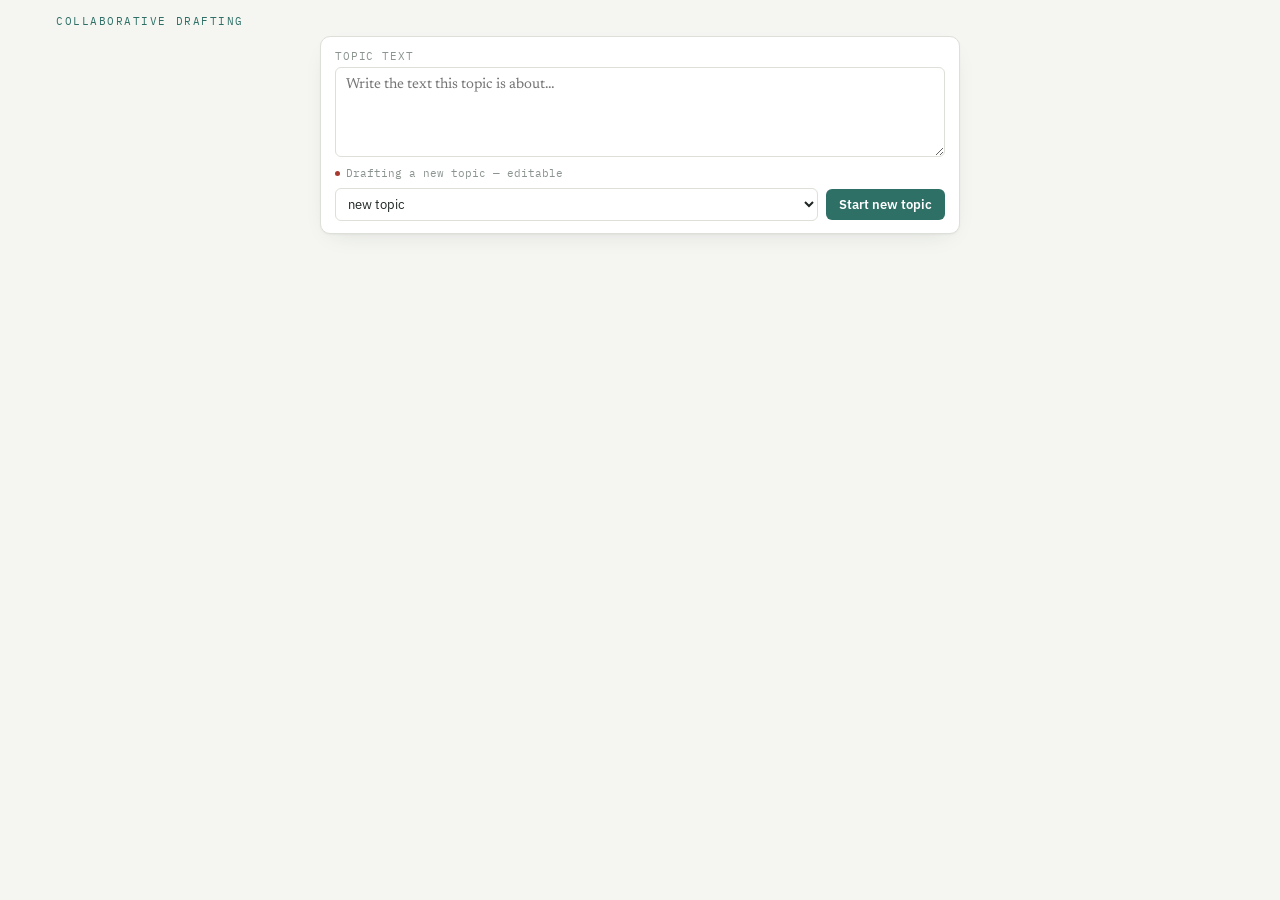
<file: index.html>
<!DOCTYPE html>
<html lang="en">

<head>
  <meta charset="UTF-8" />
  <meta name="viewport" content="width=device-width, initial-scale=1.0" />
  <title>Shared Draft — competing edits, tracked and voted</title>
  <link rel="preconnect" href="https://fonts.googleapis.com">
  <link rel="preconnect" href="https://fonts.gstatic.com" crossorigin>
  <link
    href="https://fonts.googleapis.com/css2?family=Newsreader:ital,opsz,wght@0,6..72,400;0,6..72,500;0,6..72,600;1,6..72,500&family=IBM+Plex+Sans:wght@400;500;600&family=IBM+Plex+Mono:wght@400;500;600&display=swap"
    rel="stylesheet">
  <link rel="stylesheet" href="style.css">
</head>

<body>

  <div class="page">

    <header class="masthead">
      <p class="eyebrow">Collaborative drafting</p>
    </header>

    <div class="app-layout" id="appLayout">

      <div class="layout-left">
        <section class="card topic-card" id="topicCard">
          <label class="field-label" for="topicTextArea">Topic text</label>
          <textarea id="topicTextArea" placeholder="Write the text this topic is about…"></textarea>
          <div class="topic-status" id="topicStatus"></div>

          <div class="topic-row">
            <select id="topicSelect" aria-label="Select a topic"></select>
            <button class="btn-primary" id="startNewBtn">Start new topic</button>
          </div>
          <div class="inline-note" id="newTopicNote" style="display:none;"></div>
        </section>

        <section class="card proposal-card" id="proposalCard">
          <label class="field-label" for="proposalTextArea">Propose an edit</label>
          <div class="proposal-title-row">
            <input type="text" id="proposalTitleInput" class="proposal-title-input" placeholder="Title (optional, e.g. Fix typo)" />
          </div>
          <textarea id="proposalTextArea" placeholder="Write proposed revisions here…"></textarea>
          <div class="proposal-actions">
            <button class="btn-primary" id="proposeBtn">Propose edit</button>
          </div>
          <div class="inline-note" id="proposalNote" style="display:none;"></div>
        </section>
      </div>

      <div class="layout-right" id="editsSection">
        <div class="edits-heading">
          <h2>Edits</h2>
          <span class="count" id="editsCount"></span>
        </div>

        <div id="editsList"></div>

        <div class="vote-footer">
          <button class="btn-ghost" id="voteBtn">Cast ranked-choice vote</button>
          <p class="caption" id="voteCaption"></p>
        </div>
      </div>

    </div>

  </div>

  <script src="script.js"></script>

</body>

</html>
</file>
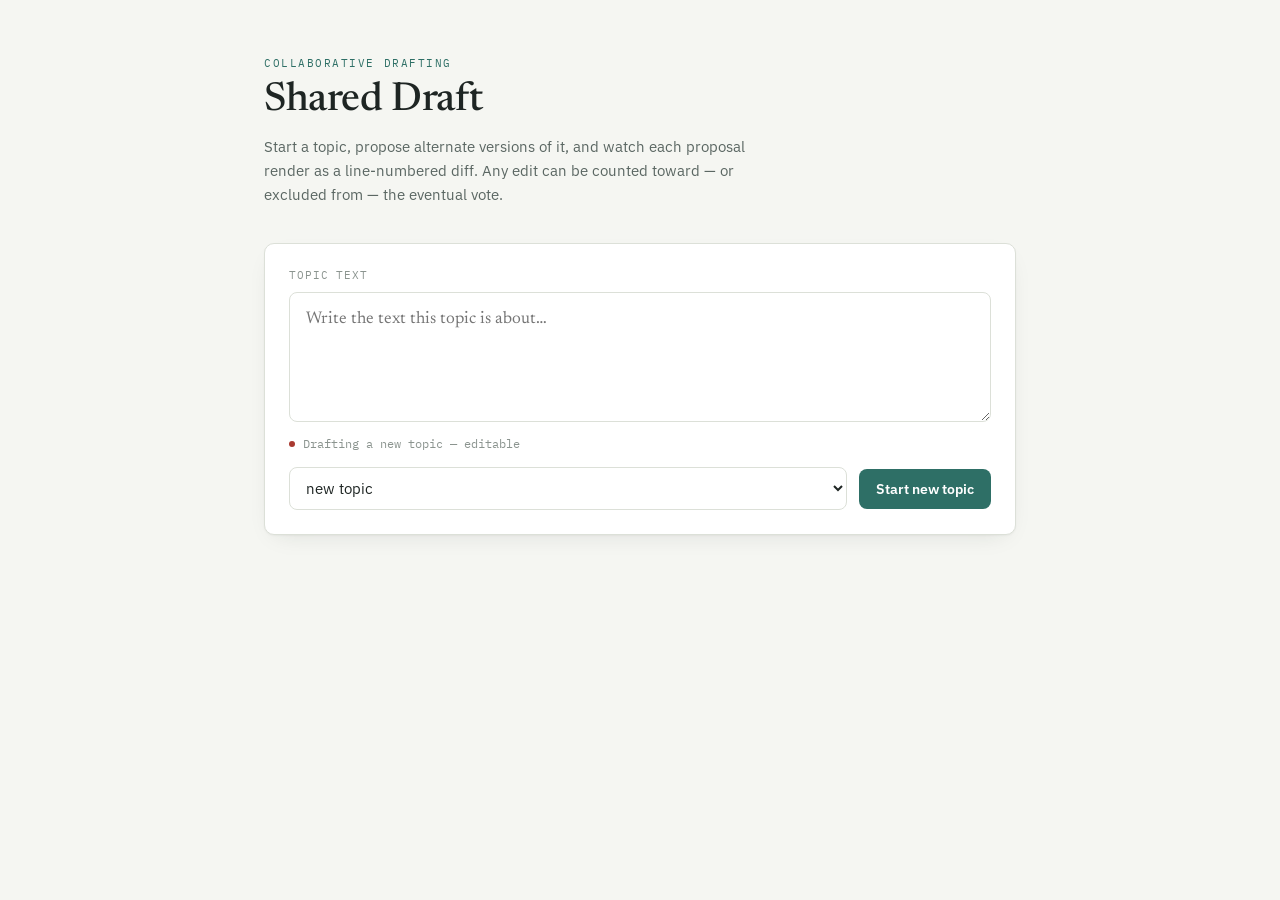
<file: shared-draft.html>
<!DOCTYPE html>
<html lang="en">
<head>
<meta charset="UTF-8" />
<meta name="viewport" content="width=device-width, initial-scale=1.0" />
<title>Shared Draft — competing edits, tracked and voted</title>
<link rel="preconnect" href="https://fonts.googleapis.com">
<link rel="preconnect" href="https://fonts.gstatic.com" crossorigin>
<link href="https://fonts.googleapis.com/css2?family=Newsreader:ital,opsz,wght@0,6..72,400;0,6..72,500;0,6..72,600;1,6..72,500&family=IBM+Plex+Sans:wght@400;500;600&family=IBM+Plex+Mono:wght@400;500;600&display=swap" rel="stylesheet">
<style>
  :root{
    --paper:#F5F6F2;
    --paper-raised:#FFFFFF;
    --ink:#1E2523;
    --ink-soft:#5B6763;
    --ink-faint:#8B948F;
    --line:#DCE0D8;
    --line-strong:#C4CAC0;
    --accent:#2E6F66;
    --accent-dark:#1F4E48;
    --accent-soft:#E3EEEC;
    --add-bg:#E6F4E9;
    --add-fg:#1F6A3B;
    --add-strong:#B7E3C2;
    --del-bg:#FBEAE8;
    --del-fg:#A93A30;
    --del-strong:#F3BDB6;
    --shadow: 0 1px 2px rgba(30,37,34,0.04), 0 8px 24px -12px rgba(30,37,34,0.15);
    --radius: 10px;
  }

  * { box-sizing: border-box; }

  html, body {
    margin:0; padding:0;
    background: var(--paper);
    color: var(--ink);
    font-family: 'IBM Plex Sans', system-ui, sans-serif;
  }

  ::selection { background: var(--accent-soft); color: var(--accent-dark); }

  :focus-visible {
    outline: 2px solid var(--accent);
    outline-offset: 2px;
    border-radius: 3px;
  }

  .page {
    max-width: 800px;
    margin: 0 auto;
    padding: 56px 24px 96px;
  }

  header.masthead {
    margin-bottom: 36px;
  }

  .eyebrow {
    font-family: 'IBM Plex Mono', monospace;
    font-size: 11px;
    letter-spacing: 0.14em;
    text-transform: uppercase;
    color: var(--accent);
    margin: 0 0 10px;
  }

  h1 {
    font-family: 'Newsreader', serif;
    font-weight: 500;
    font-size: 40px;
    line-height: 1.08;
    margin: 0 0 12px;
    letter-spacing: -0.01em;
  }

  .lede {
    font-size: 15px;
    line-height: 1.6;
    color: var(--ink-soft);
    max-width: 56ch;
    margin: 0;
  }

  section.card {
    background: var(--paper-raised);
    border: 1px solid var(--line);
    border-radius: var(--radius);
    box-shadow: var(--shadow);
    padding: 24px;
    margin-bottom: 20px;
  }

  label.field-label {
    display: block;
    font-family: 'IBM Plex Mono', monospace;
    font-size: 11px;
    letter-spacing: 0.08em;
    text-transform: uppercase;
    color: var(--ink-faint);
    margin-bottom: 10px;
  }

  textarea {
    width: 100%;
    font-family: 'Newsreader', serif;
    font-size: 17px;
    line-height: 1.55;
    color: var(--ink);
    background: var(--paper-raised);
    border: 1px solid var(--line);
    border-radius: 8px;
    padding: 14px 16px;
    resize: vertical;
    min-height: 130px;
  }

  textarea:focus { border-color: var(--accent); }

  textarea[readonly] {
    background: var(--paper);
    color: var(--ink-soft);
    cursor: default;
  }

  .topic-status {
    display:flex;
    align-items:center;
    gap:8px;
    margin-top: 10px;
    font-family: 'IBM Plex Mono', monospace;
    font-size: 11.5px;
    color: var(--ink-faint);
  }

  .topic-status .dot {
    width:6px; height:6px; border-radius:50%;
    background: var(--accent);
  }

  .topic-status.editing .dot { background: var(--del-fg); }

  .topic-row {
    display: flex;
    align-items: center;
    gap: 12px;
    margin-top: 16px;
    flex-wrap: wrap;
  }

  select#topicSelect {
    flex: 1 1 260px;
    font-family: 'IBM Plex Sans', sans-serif;
    font-size: 14.5px;
    color: var(--ink);
    background: var(--paper-raised);
    border: 1px solid var(--line);
    border-radius: 8px;
    padding: 10px 12px;
  }

  button {
    font-family: 'IBM Plex Sans', sans-serif;
    font-size: 14px;
    font-weight: 600;
    cursor: pointer;
    border-radius: 8px;
    border: 1px solid transparent;
    padding: 10px 16px;
    transition: transform 0.06s ease, background 0.15s ease, border-color 0.15s ease;
  }

  button:active { transform: translateY(1px); }

  .btn-primary {
    background: var(--accent);
    color: #fff;
  }
  .btn-primary:hover { background: var(--accent-dark); }

  .btn-ghost {
    background: transparent;
    color: var(--ink-soft);
    border-color: var(--line-strong);
  }
  .btn-ghost:hover { border-color: var(--accent); color: var(--accent-dark); }

  .btn-ghost:disabled {
    opacity: 0.45;
    cursor: not-allowed;
  }
  .btn-ghost:disabled:hover { border-color: var(--line-strong); color: var(--ink-soft); }

  .inline-note {
    font-size: 12.5px;
    color: var(--del-fg);
    margin-top: 8px;
    font-family: 'IBM Plex Mono', monospace;
  }
  .inline-note.info { color: var(--ink-faint); }

  /* ---------- Edits section ---------- */

  #editsSection { display:none; }
  #editsSection.visible { display:block; }

  .edits-heading {
    display:flex;
    align-items:baseline;
    justify-content: space-between;
    margin: 36px 0 14px;
  }

  .edits-heading h2 {
    font-family:'Newsreader', serif;
    font-weight: 500;
    font-size: 22px;
    margin:0;
  }

  .edits-heading .count {
    font-family:'IBM Plex Mono', monospace;
    font-size: 12px;
    color: var(--ink-faint);
  }

  .proposal-card {
    border: 1px dashed var(--line-strong);
    background: var(--paper-raised);
  }

  .proposal-card textarea {
    font-family:'Newsreader', serif;
    font-size: 15.5px;
    min-height: 110px;
  }

  .proposal-actions {
    display:flex;
    align-items:center;
    gap: 12px;
    margin-top: 12px;
  }

  .empty-state {
    font-size: 13.5px;
    color: var(--ink-faint);
    font-style: italic;
    padding: 4px 2px 2px;
  }

  /* ---------- Edit (diff) card ---------- */

  .edit-card {
    padding: 0;
    overflow: hidden;
  }

  .edit-card.excluded {
    opacity: 0.42;
    filter: grayscale(0.35);
  }

  .edit-card.drag-over-top { box-shadow: inset 0 3px 0 var(--accent), var(--shadow); }
  .edit-card.drag-over-bottom { box-shadow: inset 0 -3px 0 var(--accent), var(--shadow); }
  .edit-card.dragging { opacity: 0.5; }

  .edit-card-header {
    display:flex;
    align-items:center;
    gap: 10px;
    padding: 12px 16px;
    background: var(--paper);
    border-bottom: 1px solid var(--line);
  }

  .drag-handle {
    cursor: grab;
    color: var(--ink-faint);
    font-size: 15px;
    line-height: 1;
    padding: 4px 2px;
    user-select: none;
  }
  .drag-handle:active { cursor: grabbing; }

  .edit-name {
    font-family:'IBM Plex Mono', monospace;
    font-size: 12.5px;
    font-weight: 600;
    color: var(--ink);
  }

  .edit-stats {
    font-family:'IBM Plex Mono', monospace;
    font-size: 11.5px;
    color: var(--ink-faint);
  }
  .edit-stats .add-count { color: var(--add-fg); }
  .edit-stats .del-count { color: var(--del-fg); }

  .vote-toggle {
    margin-left: auto;
    display:flex;
    align-items:center;
    gap: 8px;
    cursor: pointer;
    user-select: none;
  }

  .vote-toggle input {
    appearance: none;
    -webkit-appearance: none;
    width: 18px; height: 18px;
    border: 1.5px solid var(--line-strong);
    border-radius: 50%;
    background: var(--paper-raised);
    display:grid;
    place-content:center;
    cursor: pointer;
    margin:0;
  }
  .vote-toggle input::after {
    content:"";
    width: 8px; height: 8px;
    border-radius: 50%;
    background: transparent;
  }
  .vote-toggle input:checked {
    border-color: var(--accent);
    background: var(--accent);
  }
  .vote-toggle input:checked::after { background: #fff; }

  .vote-toggle .vote-label {
    font-family:'IBM Plex Mono', monospace;
    font-size: 11px;
    color: var(--ink-faint);
    letter-spacing: 0.02em;
  }
  .edit-card:not(.excluded) .vote-toggle .vote-label { color: var(--accent-dark); }

  .diff-body { padding: 6px 0; }

  .diff-row {
    display: grid;
    grid-template-columns: 42px 42px 18px 1fr;
    align-items: start;
    font-family: 'IBM Plex Mono', monospace;
    font-size: 12.5px;
    line-height: 1.65;
    border-left: 3px solid transparent;
  }

  .diff-row--same { background: transparent; }
  .diff-row--del { background: var(--del-bg); border-left-color: var(--del-fg); }
  .diff-row--add { background: var(--add-bg); border-left-color: var(--add-fg); }

  .ln {
    text-align: right;
    padding-right: 8px;
    color: var(--ink-faint);
    user-select: none;
  }
  .diff-row--del .ln-old { color: var(--del-fg); }
  .diff-row--add .ln-new { color: var(--add-fg); }

  .marker {
    text-align:center;
    color: var(--ink-faint);
    user-select: none;
  }
  .diff-row--del .marker { color: var(--del-fg); font-weight:600; }
  .diff-row--add .marker { color: var(--add-fg); font-weight:600; }

  .content {
    white-space: pre-wrap;
    word-break: break-word;
    padding: 0 12px 0 2px;
    color: var(--ink);
  }

  .tok-del {
    background: var(--del-strong);
    color: var(--del-fg);
    text-decoration: line-through;
    text-decoration-thickness: 1.5px;
    border-radius: 2px;
    padding: 0 1px;
  }
  .tok-add {
    background: var(--add-strong);
    color: var(--add-fg);
    font-weight: 600;
    border-radius: 2px;
    padding: 0 1px;
  }

  .vote-footer {
    margin-top: 8px;
    padding: 4px 2px 2px;
  }

  .vote-footer button { width: 100%; }

  .vote-footer .caption {
    text-align:center;
    font-size: 12px;
    color: var(--ink-faint);
    margin-top: 8px;
  }

  @media (max-width: 560px) {
    h1 { font-size: 30px; }
    .page { padding: 36px 16px 72px; }
    section.card { padding: 18px; }
    .diff-row { grid-template-columns: 30px 30px 16px 1fr; font-size: 12px; }
  }
</style>
</head>
<body>

<div class="page">

  <header class="masthead">
    <p class="eyebrow">Collaborative drafting</p>
    <h1>Shared Draft</h1>
    <p class="lede">Start a topic, propose alternate versions of it, and watch each proposal render as a line-numbered diff. Any edit can be counted toward — or excluded from — the eventual vote.</p>
  </header>

  <section class="card">
    <label class="field-label" for="topicTextArea">Topic text</label>
    <textarea id="topicTextArea" placeholder="Write the text this topic is about…"></textarea>
    <div class="topic-status" id="topicStatus"></div>

    <div class="topic-row">
      <select id="topicSelect" aria-label="Select a topic"></select>
      <button class="btn-primary" id="startNewBtn">Start new topic</button>
    </div>
    <div class="inline-note" id="newTopicNote" style="display:none;"></div>
  </section>

  <div id="editsSection">
    <div class="edits-heading">
      <h2>Edits</h2>
      <span class="count" id="editsCount"></span>
    </div>

    <section class="card proposal-card">
      <label class="field-label" for="proposalTextArea">Propose an edit</label>
      <textarea id="proposalTextArea"></textarea>
      <div class="proposal-actions">
        <button class="btn-primary" id="proposeBtn">Propose edit</button>
      </div>
      <div class="inline-note" id="proposalNote" style="display:none;"></div>
    </section>

    <div id="editsList"></div>

    <div class="vote-footer">
      <button class="btn-ghost" id="voteBtn">Cast ranked-choice vote</button>
      <p class="caption" id="voteCaption"></p>
    </div>
  </div>

</div>

<script>
(function(){

  // ---------------- State ----------------
  let topics = [];          // { id, text, edits: [], nextEditNumber, proposalDraft }
  let selectedTopicId = 'new';
  let newTopicDraft = '';
  let idCounter = 1;

  function nextId(prefix){ return prefix + '-' + (idCounter++); }

  // ---------------- DOM refs ----------------
  const topicTextArea = document.getElementById('topicTextArea');
  const topicStatus = document.getElementById('topicStatus');
  const topicSelect = document.getElementById('topicSelect');
  const startNewBtn = document.getElementById('startNewBtn');
  const newTopicNote = document.getElementById('newTopicNote');

  const editsSection = document.getElementById('editsSection');
  const editsCount = document.getElementById('editsCount');
  const proposalTextArea = document.getElementById('proposalTextArea');
  const proposeBtn = document.getElementById('proposeBtn');
  const proposalNote = document.getElementById('proposalNote');
  const editsList = document.getElementById('editsList');
  const voteBtn = document.getElementById('voteBtn');
  const voteCaption = document.getElementById('voteCaption');

  // ---------------- Diff engine ----------------

  // Generic LCS-based array diff. Returns ops: {type:'same'|'del'|'add', oldItem, newItem}
  function diffArrays(oldArr, newArr){
    const n = oldArr.length, m = newArr.length;
    const dp = new Array(n + 1);
    for (let i = 0; i <= n; i++) dp[i] = new Int32Array(m + 1);
    for (let i = n - 1; i >= 0; i--){
      for (let j = m - 1; j >= 0; j--){
        dp[i][j] = (oldArr[i] === newArr[j])
          ? dp[i+1][j+1] + 1
          : Math.max(dp[i+1][j], dp[i][j+1]);
      }
    }
    const ops = [];
    let i = 0, j = 0;
    while (i < n && j < m){
      if (oldArr[i] === newArr[j]){
        ops.push({ type:'same', oldItem: oldArr[i], newItem: newArr[j] });
        i++; j++;
      } else if (dp[i+1][j] >= dp[i][j+1]){
        ops.push({ type:'del', oldItem: oldArr[i] });
        i++;
      } else {
        ops.push({ type:'add', newItem: newArr[j] });
        j++;
      }
    }
    while (i < n){ ops.push({ type:'del', oldItem: oldArr[i] }); i++; }
    while (j < m){ ops.push({ type:'add', newItem: newArr[j] }); j++; }
    return ops;
  }

  function tokenizeWords(line){
    return line.split(/(\s+)/).filter(t => t.length > 0);
  }

  // Produces a "Change": an ordered list of TextEdit-like rows describing
  // how to splice oldText into newText, with word-level detail on modified lines.
  function computeChange(oldText, newText){
    const oldLines = oldText.split('\n');
    const newLines = newText.split('\n');
    const rawOps = diffArrays(oldLines, newLines);

    const rows = [];
    let i = 0;
    while (i < rawOps.length){
      const op = rawOps[i];
      if (op.type === 'same'){
        rows.push({ type:'same', text: op.oldItem });
        i++;
        continue;
      }
      // Collect a contiguous run of non-'same' ops (a changed block)
      let j = i;
      const dels = [], adds = [];
      while (j < rawOps.length && rawOps[j].type !== 'same'){
        if (rawOps[j].type === 'del') dels.push(rawOps[j].oldItem);
        else adds.push(rawOps[j].newItem);
        j++;
      }
      const pairCount = Math.min(dels.length, adds.length);
      for (let k = 0; k < pairCount; k++){
        const wordOps = diffArrays(tokenizeWords(dels[k]), tokenizeWords(adds[k]));
        rows.push({ type:'del', text: dels[k], wordOps });
        rows.push({ type:'add', text: adds[k], wordOps });
      }
      for (let k = pairCount; k < dels.length; k++) rows.push({ type:'del', text: dels[k] });
      for (let k = pairCount; k < adds.length; k++) rows.push({ type:'add', text: adds[k] });
      i = j;
    }

    let oldNum = 1, newNum = 1;
    for (const row of rows){
      if (row.type === 'same'){ row.oldNum = oldNum++; row.newNum = newNum++; }
      else if (row.type === 'del'){ row.oldNum = oldNum++; row.newNum = null; }
      else { row.oldNum = null; row.newNum = newNum++; }
    }
    return rows;
  }

  function esc(s){
    return String(s)
      .replace(/&/g,'&amp;').replace(/</g,'&lt;').replace(/>/g,'&gt;')
      .replace(/"/g,'&quot;').replace(/'/g,'&#39;');
  }

  function countChanges(rows){
    let add = 0, del = 0;
    for (const r of rows){
      if (r.type === 'add') add++;
      if (r.type === 'del') del++;
    }
    return { add, del };
  }

  function renderDiffRow(row){
    const oldNum = row.oldNum != null ? row.oldNum : '';
    const newNum = row.newNum != null ? row.newNum : '';

    if (row.type === 'same'){
      const content = esc(row.text) || '&nbsp;';
      return `<div class="diff-row diff-row--same">
        <span class="ln ln-old">${oldNum}</span><span class="ln ln-new">${newNum}</span>
        <span class="marker"> </span>
        <span class="content">${content}</span>
      </div>`;
    }

    if (row.type === 'del'){
      let content;
      if (row.wordOps){
        content = row.wordOps.filter(t => t.type !== 'add').map(t =>
          t.type === 'del'
            ? `<span class="tok-del">${esc(t.oldItem)}</span>`
            : `<span>${esc(t.oldItem)}</span>`
        ).join('');
      } else {
        content = `<span class="tok-del">${esc(row.text)}</span>`;
      }
      return `<div class="diff-row diff-row--del">
        <span class="ln ln-old">${oldNum}</span><span class="ln ln-new"></span>
        <span class="marker">&minus;</span>
        <span class="content">${content || '&nbsp;'}</span>
      </div>`;
    }

    // add
    let content;
    if (row.wordOps){
      content = row.wordOps.filter(t => t.type !== 'del').map(t =>
        t.type === 'add'
          ? `<span class="tok-add">${esc(t.newItem)}</span>`
          : `<span>${esc(t.newItem)}</span>`
      ).join('');
    } else {
      content = `<span class="tok-add">${esc(row.text)}</span>`;
    }
    return `<div class="diff-row diff-row--add">
      <span class="ln ln-old"></span><span class="ln ln-new">${newNum}</span>
      <span class="marker">+</span>
      <span class="content">${content || '&nbsp;'}</span>
    </div>`;
  }

  // ---------------- Helpers ----------------

  function currentTopic(){
    return topics.find(t => t.id === selectedTopicId) || null;
  }

  function topicLabel(topic){
    const firstLine = (topic.text.split('\n')[0] || '').trim() || '(untitled topic)';
    return firstLine.length > 60 ? firstLine.slice(0, 60) + '…' : firstLine;
  }

  function autoGrow(el){
    el.style.height = 'auto';
    el.style.height = Math.max(el.scrollHeight, 130) + 'px';
  }

  // ---------------- Rendering ----------------

  function renderTopicSelect(){
    topicSelect.innerHTML = '';
    const newOpt = document.createElement('option');
    newOpt.value = 'new';
    newOpt.textContent = 'new topic';
    topicSelect.appendChild(newOpt);

    for (const t of topics){
      const opt = document.createElement('option');
      opt.value = t.id;
      opt.textContent = topicLabel(t);
      topicSelect.appendChild(opt);
    }
    topicSelect.value = selectedTopicId;
  }

  function renderTopicTextArea(){
    const topic = currentTopic();
    if (selectedTopicId === 'new'){
      topicTextArea.value = newTopicDraft;
      topicTextArea.readOnly = false;
      startNewBtn.style.display = '';
      topicStatus.classList.add('editing');
      topicStatus.innerHTML = `<span class="dot"></span> Drafting a new topic — editable`;
    } else if (topic){
      topicTextArea.value = topic.text;
      topicTextArea.readOnly = true;
      startNewBtn.style.display = 'none';
      topicStatus.classList.remove('editing');
      topicStatus.innerHTML = `<span class="dot"></span> Locked — select "new topic" to draft another`;
    }
  }

  function renderEditsSection(){
    const topic = currentTopic();
    if (selectedTopicId === 'new' || !topic){
      editsSection.classList.remove('visible');
      return;
    }
    editsSection.classList.add('visible');

    proposalTextArea.value = topic.proposalDraft;
    editsCount.textContent = topic.edits.length === 1 ? '1 proposal' : `${topic.edits.length} proposals`;

    if (topic.edits.length === 0){
      editsList.innerHTML = `<p class="empty-state">No edits proposed yet — draft one above and press "Propose edit".</p>`;
    } else {
      editsList.innerHTML = topic.edits.map(edit => {
        const stats = countChanges(edit.change);
        const diffHtml = edit.change.map(renderDiffRow).join('');
        return `<section class="card edit-card ${edit.voteChecked ? '' : 'excluded'}" draggable="true" data-edit-id="${edit.id}">
          <div class="edit-card-header">
            <span class="drag-handle" title="Drag to reorder">&#10247;</span>
            <span class="edit-name">Edit #${edit.number}</span>
            <span class="edit-stats"><span class="add-count">+${stats.add}</span> <span class="del-count">−${stats.del}</span></span>
            <label class="vote-toggle">
              <input type="checkbox" data-vote-edit-id="${edit.id}" ${edit.voteChecked ? 'checked' : ''} aria-label="Count edit ${edit.number} toward vote" />
              <span class="vote-label">${edit.voteChecked ? 'Counts toward vote' : 'Excluded from tally'}</span>
            </label>
          </div>
          <div class="diff-body">${diffHtml}</div>
        </section>`;
      }).join('');
    }

    const hasEdits = topic.edits.length > 0;
    voteBtn.disabled = !hasEdits;
    voteCaption.textContent = hasEdits
      ? 'Tallying isn\'t wired up yet — this is a placeholder for ranked-choice voting.'
      : 'Propose at least one edit to enable voting.';
  }

  function render(){
    renderTopicSelect();
    renderTopicTextArea();
    renderEditsSection();
  }

  // ---------------- Actions ----------------

  function selectTopic(id){
    selectedTopicId = id;
    if (id === 'new'){
      newTopicDraft = '';
    }
    hideNote(newTopicNote);
    hideNote(proposalNote);
    render();
    if (id === 'new') topicTextArea.focus();
  }

  function startNewTopic(){
    const text = topicTextArea.value.trim();
    if (!text){
      showNote(newTopicNote, 'Add some text before starting a topic.');
      topicTextArea.focus();
      return;
    }
    const topic = {
      id: nextId('topic'),
      text: text,
      edits: [],
      nextEditNumber: 1,
      proposalDraft: text
    };
    topics.push(topic);
    selectedTopicId = topic.id;
    hideNote(newTopicNote);
    render();
  }

  function proposeEdit(){
    const topic = currentTopic();
    if (!topic) return;
    const proposedText = proposalTextArea.value;

    if (proposedText.trim() === topic.text.trim()){
      showNote(proposalNote, 'This matches the current topic text — nothing to propose.');
      return;
    }
    hideNote(proposalNote);

    const change = computeChange(topic.text, proposedText);
    const edit = {
      id: nextId('edit'),
      number: topic.nextEditNumber++,
      proposedText: proposedText,
      change: change,
      voteChecked: true
    };
    topic.edits.unshift(edit); // appears directly below the Edit Proposal box
    topic.proposalDraft = topic.text; // reset the proposal box to the baseline
    render();
  }

  function toggleVote(editId){
    const topic = currentTopic();
    if (!topic) return;
    const edit = topic.edits.find(e => e.id === editId);
    if (!edit) return;
    edit.voteChecked = !edit.voteChecked;
    render();
  }

  function showNote(el, msg){ el.textContent = msg; el.style.display = ''; }
  function hideNote(el){ el.textContent = ''; el.style.display = 'none'; }

  // ---------------- Drag and drop reordering ----------------

  let dragSrcId = null;

  function attachDragHandlers(){
    editsList.addEventListener('dragstart', (e) => {
      const card = e.target.closest('.edit-card');
      if (!card) return;
      dragSrcId = card.dataset.editId;
      card.classList.add('dragging');
      e.dataTransfer.effectAllowed = 'move';
      try { e.dataTransfer.setData('text/plain', dragSrcId); } catch(err){}
    });

    editsList.addEventListener('dragend', (e) => {
      const card = e.target.closest('.edit-card');
      if (card) card.classList.remove('dragging');
      editsList.querySelectorAll('.edit-card').forEach(c => {
        c.classList.remove('drag-over-top', 'drag-over-bottom');
      });
      dragSrcId = null;
    });

    editsList.addEventListener('dragover', (e) => {
      const card = e.target.closest('.edit-card');
      if (!card || !dragSrcId) return;
      e.preventDefault();
      e.dataTransfer.dropEffect = 'move';
      const rect = card.getBoundingClientRect();
      const isTopHalf = (e.clientY - rect.top) < rect.height / 2;
      card.classList.toggle('drag-over-top', isTopHalf);
      card.classList.toggle('drag-over-bottom', !isTopHalf);
    });

    editsList.addEventListener('dragleave', (e) => {
      const card = e.target.closest('.edit-card');
      if (card) card.classList.remove('drag-over-top', 'drag-over-bottom');
    });

    editsList.addEventListener('drop', (e) => {
      const card = e.target.closest('.edit-card');
      if (!card || !dragSrcId) return;
      e.preventDefault();
      const targetId = card.dataset.editId;
      card.classList.remove('drag-over-top', 'drag-over-bottom');
      if (targetId === dragSrcId) return;

      const topic = currentTopic();
      if (!topic) return;
      const rect = card.getBoundingClientRect();
      const isTopHalf = (e.clientY - rect.top) < rect.height / 2;

      const srcIndex = topic.edits.findIndex(ed => ed.id === dragSrcId);
      if (srcIndex === -1) return;
      const [moved] = topic.edits.splice(srcIndex, 1);

      let targetIndex = topic.edits.findIndex(ed => ed.id === targetId);
      if (targetIndex === -1) targetIndex = topic.edits.length;
      const insertAt = isTopHalf ? targetIndex : targetIndex + 1;
      topic.edits.splice(insertAt, 0, moved);

      render();
    });

    editsList.addEventListener('change', (e) => {
      if (e.target.matches('[data-vote-edit-id]')){
        toggleVote(e.target.dataset.voteEditId);
      }
    });
  }

  // ---------------- Wire up static controls ----------------

  topicSelect.addEventListener('change', () => selectTopic(topicSelect.value));
  startNewBtn.addEventListener('click', startNewTopic);
  proposeBtn.addEventListener('click', proposeEdit);
  voteBtn.addEventListener('click', () => { /* ranked-choice voting: not yet implemented */ });

  topicTextArea.addEventListener('input', () => {
    if (selectedTopicId === 'new'){
      newTopicDraft = topicTextArea.value;
      hideNote(newTopicNote);
    }
    autoGrow(topicTextArea);
  });

  proposalTextArea.addEventListener('input', () => {
    const topic = currentTopic();
    if (topic){
      topic.proposalDraft = proposalTextArea.value;
      hideNote(proposalNote);
    }
    autoGrow(proposalTextArea);
  });

  attachDragHandlers();
  render();

})();
</script>

</body>
</html>
</file>
<file: style.css>
:root{
    --paper:#F5F6F2;
    --paper-raised:#FFFFFF;
    --ink:#1E2523;
    --ink-soft:#5B6763;
    --ink-faint:#8B948F;
    --line:#DCE0D8;
    --line-strong:#C4CAC0;
    --accent:#2E6F66;
    --accent-dark:#1F4E48;
    --accent-soft:#E3EEEC;
    --add-bg:#E6F4E9;
    --add-fg:#1F6A3B;
    --add-strong:#B7E3C2;
    --del-bg:#FBEAE8;
    --del-fg:#A93A30;
    --del-strong:#F3BDB6;
    --shadow: 0 1px 2px rgba(30,37,34,0.04), 0 8px 24px -12px rgba(30,37,34,0.15);
    --radius: 10px;
  }

  * { box-sizing: border-box; }

  html, body {
    margin:0; padding:0;
    background: var(--paper);
    color: var(--ink);
    font-family: 'IBM Plex Sans', system-ui, sans-serif;
  }

  ::selection { background: var(--accent-soft); color: var(--accent-dark); }

  :focus-visible {
    outline: 2px solid var(--accent);
    outline-offset: 2px;
    border-radius: 3px;
  }

  .page {
    max-width: 1200px;
    margin: 0 auto;
    padding: 14px 16px 24px;
  }

  header.masthead {
    margin-bottom: 8px;
  }

  .eyebrow {
    font-family: 'IBM Plex Mono', monospace;
    font-size: 11px;
    letter-spacing: 0.14em;
    text-transform: uppercase;
    color: var(--accent);
    margin: 0 0 4px;
  }

  h1 {
    font-family: 'Newsreader', serif;
    font-weight: 500;
    font-size: 32px;
    line-height: 1.08;
    margin: 0 0 8px;
    letter-spacing: -0.01em;
  }

  .lede {
    font-size: 14px;
    line-height: 1.5;
    color: var(--ink-soft);
    max-width: 56ch;
    margin: 0;
  }

  /* ---------- App Layout ---------- */

  .app-layout {
    display: grid;
    grid-template-columns: 1fr 1.15fr;
    gap: 12px;
    align-items: start;
  }

  .app-layout.single-column {
    grid-template-columns: 1fr;
    max-width: 640px;
    margin: 0 auto;
  }

  .app-layout.single-column .layout-right {
    display: none;
  }

  section.card {
    background: var(--paper-raised);
    border: 1px solid var(--line);
    border-radius: var(--radius);
    box-shadow: var(--shadow);
    padding: 12px 14px;
    margin-bottom: 8px;
  }

  label.field-label {
    display: block;
    font-family: 'IBM Plex Mono', monospace;
    font-size: 10.5px;
    letter-spacing: 0.08em;
    text-transform: uppercase;
    color: var(--ink-faint);
    margin-bottom: 4px;
  }

  textarea {
    width: 100%;
    font-family: 'Newsreader', serif;
    font-size: 14.5px;
    line-height: 1.45;
    color: var(--ink);
    background: var(--paper-raised);
    border: 1px solid var(--line);
    border-radius: 6px;
    padding: 6px 10px;
    resize: vertical;
    min-height: 90px;
  }

  textarea:focus { border-color: var(--accent); }

  textarea[readonly],
  textarea.is-readonly {
    background: var(--paper);
    color: var(--ink-soft);
    cursor: default;
    min-height: 44px;
    height: 44px;
    resize: vertical;
  }

  /* Proposal title input */
  .proposal-title-row {
    margin-bottom: 6px;
  }

  .proposal-title-input {
    width: 100%;
    font-family: 'IBM Plex Sans', sans-serif;
    font-size: 13px;
    font-weight: 500;
    color: var(--ink);
    background: var(--paper-raised);
    border: 1px solid var(--line);
    border-radius: 6px;
    padding: 5px 8px;
  }

  .proposal-title-input:focus {
    border-color: var(--accent);
    outline: none;
  }

  /* Proposal textarea compact when empty and not selected */
  #proposalTextArea {
    min-height: 44px;
    height: 44px;
    resize: vertical;
    transition: height 0.16s ease, min-height 0.16s ease;
  }

  #proposalTextArea:focus,
  #proposalTextArea.expanded {
    min-height: 110px;
    height: 110px;
  }

  .topic-status {
    display:flex;
    align-items:center;
    gap:6px;
    margin-top: 5px;
    font-family: 'IBM Plex Mono', monospace;
    font-size: 11px;
    color: var(--ink-faint);
  }

  .topic-status .dot {
    width:5px; height:5px; border-radius:50%;
    background: var(--accent);
  }

  .topic-status.editing .dot { background: var(--del-fg); }

  .topic-row {
    display: flex;
    align-items: center;
    gap: 8px;
    margin-top: 8px;
    flex-wrap: wrap;
  }

  select#topicSelect {
    flex: 1 1 200px;
    font-family: 'IBM Plex Sans', sans-serif;
    font-size: 13px;
    color: var(--ink);
    background: var(--paper-raised);
    border: 1px solid var(--line);
    border-radius: 6px;
    padding: 6px 8px;
  }

  button {
    font-family: 'IBM Plex Sans', sans-serif;
    font-size: 13px;
    font-weight: 600;
    cursor: pointer;
    border-radius: 6px;
    border: 1px solid transparent;
    padding: 6px 12px;
    transition: transform 0.06s ease, background 0.15s ease, border-color 0.15s ease;
  }

  button:active { transform: translateY(1px); }

  .btn-primary {
    background: var(--accent);
    color: #fff;
  }
  .btn-primary:hover { background: var(--accent-dark); }

  .btn-ghost {
    background: transparent;
    color: var(--ink-soft);
    border-color: var(--line-strong);
  }
  .btn-ghost:hover { border-color: var(--accent); color: var(--accent-dark); }

  .btn-ghost:disabled {
    opacity: 0.45;
    cursor: not-allowed;
  }
  .btn-ghost:disabled:hover { border-color: var(--line-strong); color: var(--ink-soft); }

  .inline-note {
    font-size: 11.5px;
    color: var(--del-fg);
    margin-top: 5px;
    font-family: 'IBM Plex Mono', monospace;
  }
  .inline-note.info { color: var(--ink-faint); }

  /* ---------- Edits section ---------- */

  #editsSection { display:block; }

  .edits-heading {
    display:flex;
    align-items:baseline;
    justify-content: space-between;
    margin: 2px 0 6px;
  }

  .edits-heading h2 {
    font-family:'Newsreader', serif;
    font-weight: 500;
    font-size: 18px;
    margin:0;
  }

  .edits-heading .count {
    font-family:'IBM Plex Mono', monospace;
    font-size: 11.5px;
    color: var(--ink-faint);
  }

  .proposal-card {
    border: 1px dashed var(--line-strong);
    background: var(--paper-raised);
  }

  .proposal-actions {
    display:flex;
    align-items:center;
    gap: 8px;
    margin-top: 6px;
  }

  .empty-state {
    font-size: 12.5px;
    color: var(--ink-faint);
    font-style: italic;
    padding: 4px 2px 2px;
  }

  /* ---------- Edit (diff) card ---------- */

  .edit-card {
    padding: 0;
    overflow: hidden;
    margin-bottom: 6px;
  }

  .edit-card.excluded {
    opacity: 0.42;
    filter: grayscale(0.35);
  }

  .edit-card.drag-over-top { box-shadow: inset 0 3px 0 var(--accent), var(--shadow); }
  .edit-card.drag-over-bottom { box-shadow: inset 0 -3px 0 var(--accent), var(--shadow); }
  .edit-card.dragging { opacity: 0.5; }

  .edit-card-header {
    display:flex;
    align-items:center;
    gap: 6px;
    padding: 6px 10px;
    background: var(--paper);
    border-bottom: 1px solid var(--line);
  }

  .drag-handle {
    cursor: grab;
    color: var(--ink-faint);
    font-size: 13px;
    line-height: 1;
    padding: 2px 2px;
    user-select: none;
  }
  .drag-handle:active { cursor: grabbing; }

  /* Collapse / expand arrow button */
  .collapse-toggle-btn {
    background: transparent;
    border: none;
    padding: 2px 4px;
    margin: 0;
    cursor: pointer;
    color: var(--ink-soft);
    display: inline-flex;
    align-items: center;
    justify-content: center;
    border-radius: 4px;
    font-size: 9px;
    line-height: 1;
    transition: color 0.15s ease, background 0.15s ease;
  }
  .collapse-toggle-btn:hover {
    color: var(--accent);
    background: var(--accent-soft);
  }
  .collapse-arrow {
    display: inline-block;
    font-size: 9px;
    user-select: none;
  }

  .edit-name {
    font-family:'IBM Plex Mono', monospace;
    font-size: 12px;
    font-weight: 600;
    color: var(--ink);
  }

  .edit-stats {
    font-family:'IBM Plex Mono', monospace;
    font-size: 11px;
    color: var(--ink-faint);
  }
  .edit-stats .add-count { color: var(--add-fg); }
  .edit-stats .del-count { color: var(--del-fg); }

  .vote-toggle {
    margin-left: auto;
    display:flex;
    align-items:center;
    gap: 6px;
    cursor: pointer;
    user-select: none;
  }

  .vote-toggle input {
    appearance: none;
    -webkit-appearance: none;
    width: 15px; height: 15px;
    border: 1.5px solid var(--line-strong);
    border-radius: 50%;
    background: var(--paper-raised);
    display:grid;
    place-content:center;
    cursor: pointer;
    margin:0;
  }
  .vote-toggle input::after {
    content:"";
    width: 6px; height: 6px;
    border-radius: 50%;
    background: transparent;
  }
  .vote-toggle input:checked {
    border-color: var(--accent);
    background: var(--accent);
  }
  .vote-toggle input:checked::after { background: #fff; }

  .vote-toggle .vote-label {
    font-family:'IBM Plex Mono', monospace;
    font-size: 10.5px;
    color: var(--ink-faint);
    letter-spacing: 0.02em;
  }
  .edit-card:not(.excluded) .vote-toggle .vote-label { color: var(--accent-dark); }

  .diff-body { padding: 4px 0; }

  .diff-row {
    display: grid;
    grid-template-columns: 36px 36px 16px 1fr;
    align-items: start;
    font-family: 'IBM Plex Mono', monospace;
    font-size: 11.5px;
    line-height: 1.45;
    border-left: 3px solid transparent;
  }

  .diff-row--same { background: transparent; }
  .diff-row--del { background: var(--del-bg); border-left-color: var(--del-fg); }
  .diff-row--add { background: var(--add-bg); border-left-color: var(--add-fg); }

  .ln {
    text-align: right;
    padding-right: 6px;
    color: var(--ink-faint);
    user-select: none;
  }
  .diff-row--del .ln-old { color: var(--del-fg); }
  .diff-row--add .ln-new { color: var(--add-fg); }

  .marker {
    text-align:center;
    color: var(--ink-faint);
    user-select: none;
  }
  .diff-row--del .marker { color: var(--del-fg); font-weight:600; }
  .diff-row--add .marker { color: var(--add-fg); font-weight:600; }

  .content {
    white-space: pre-wrap;
    word-break: break-word;
    padding: 0 8px 0 2px;
    color: var(--ink);
  }

  .tok-del {
    background: var(--del-strong);
    color: var(--del-fg);
    text-decoration: line-through;
    text-decoration-thickness: 1.5px;
    border-radius: 2px;
    padding: 0 1px;
  }
  .tok-add {
    background: var(--add-strong);
    color: var(--add-fg);
    font-weight: 600;
    border-radius: 2px;
    padding: 0 1px;
  }

  .vote-footer {
    margin-top: 6px;
    padding: 2px;
  }

  .vote-footer button { width: 100%; }

  .vote-footer .caption {
    text-align:center;
    font-size: 11.5px;
    color: var(--ink-faint);
    margin-top: 4px;
  }

  @media (max-width: 768px) {
    .app-layout {
      grid-template-columns: 1fr;
    }
  }

  @media (max-width: 560px) {
    h1 { font-size: 26px; }
    .page { padding: 12px 10px 36px; }
    section.card { padding: 10px 12px; }
    .diff-row { grid-template-columns: 28px 28px 14px 1fr; font-size: 11px; }
  }
</file>
